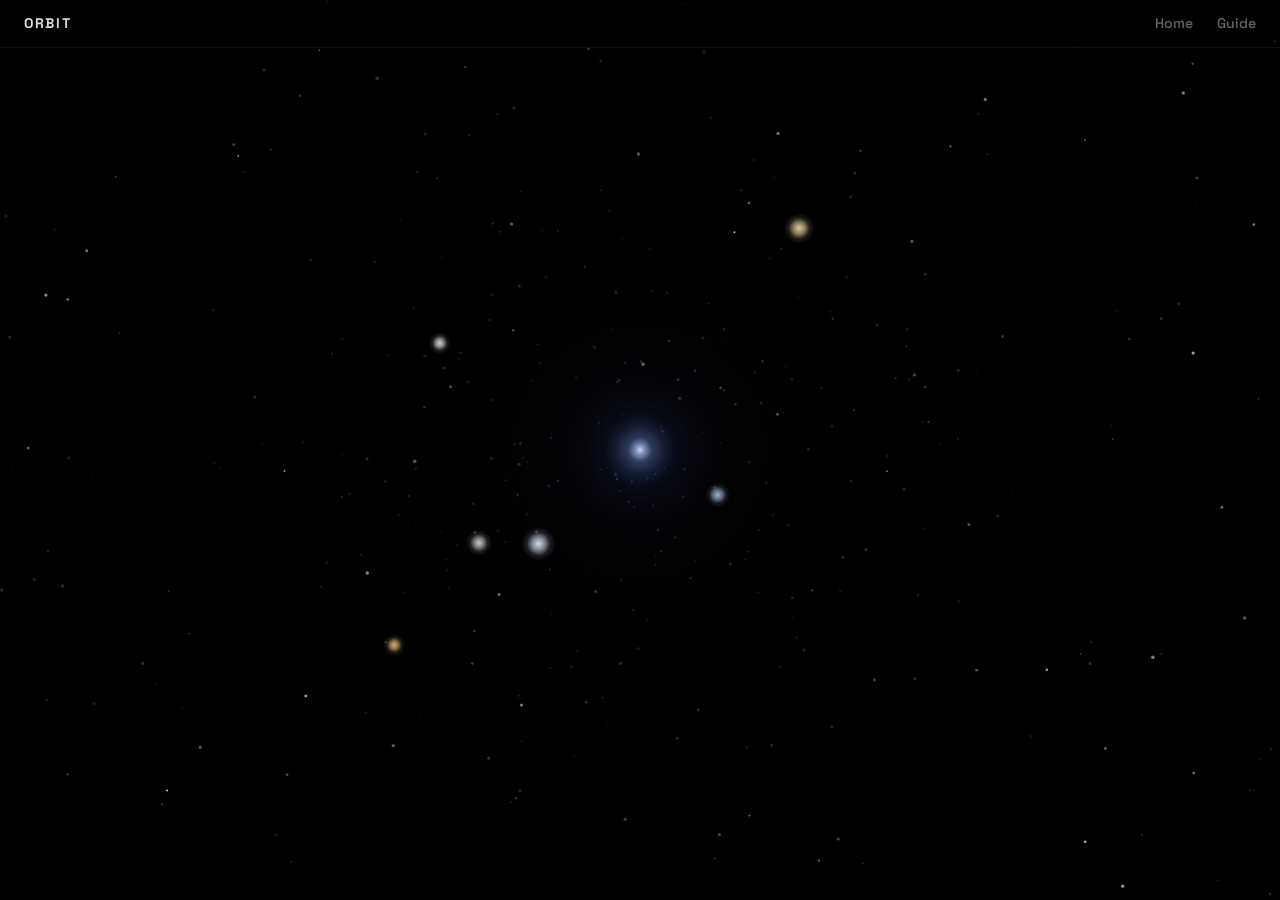
<file: galaxy/index.html>
<!DOCTYPE html>
<html lang="en">
<head>
    <meta charset="UTF-8">
    <meta name="viewport" content="width=device-width, initial-scale=1.0">
    <title>Orbit Galaxy</title>
    <meta name="description" content="The galaxy of ships!">
    <link rel="icon" href="data:image/svg+xml,<svg xmlns='http://www.w3.org/2000/svg' viewBox='0 0 100 100'><text y='80' font-size='80'>🪐</text></svg>">
    <link rel="preconnect" href="https://fonts.googleapis.com">
    <link rel="preconnect" href="https://fonts.gstatic.com" crossorigin>
    <link href="https://fonts.googleapis.com/css2?family=Space+Grotesk:wght@400;500;600&display=swap" rel="stylesheet">
    <link rel="stylesheet" href="../css/stylesheet.css">
    <style>
        html, body {
            margin: 0;
            padding: 0;
            width: 100%;
            height: 100%;
            overflow: hidden;
            background: #000;
        }
        canvas {
            display: block;
        }
    </style>
</head>
<body>
    <nav class="galaxy-nav">
        <a href="../" class="nav-wordmark">ORBIT</a>
        <div class="nav-links">
            <a href="../">Home</a>
            <a href="../guide/">Guide</a>
        </div>
    </nav>

    <canvas id="galaxy"></canvas>
    <div class="star-tooltip" id="tooltip"></div>

    <div class="galaxy-popup-dim" id="popup-dim">
        <div class="galaxy-popup" id="popup">
            <button class="galaxy-popup-close" id="popup-close">
                <svg width="10" height="10" viewBox="0 0 14 14" fill="none">
                    <path d="M1 1L13 13M13 1L1 13" stroke="currentColor" stroke-width="1.5" stroke-linecap="round"/>
                </svg>
            </button>
            <div class="popup-image-container">
                <img class="popup-image" id="popup-image" alt="A screenshot from this project">
                <div class="popup-image-placeholder" id="popup-image-placeholder">
                    <span>No Image for this project</span>
                </div>
            </div>
            <div class="popup-main">
                <div class="popup-head">
                    <div class="popup-title-row">
                        <h3 id="popup-title"></h3>
                        <img class="popup-flag" id="popup-flag" alt="" />
                    </div>
                    <div class="popup-meta">
                        <span class="popup-user-name" id="popup-user"></span>
                        <span class="popup-age" id="popup-age"></span>
                    </div>
                </div>
                <hr class="popup-divider">
                <p class="popup-text" id="popup-text"></p>
                <div class="popup-buttons">
                    <a class="popup-button popup-button-main" id="popup-visit" href="#" target="_blank" rel="noopener">
                        <svg width="12" height="12" viewBox="0 0 24 24" fill="currentColor"><path d="M8 5v14l11-7z"/></svg>
                        Travel
                    </a>
                    <a class="popup-button popup-button-secondary" id="popup-code" href="#" target="_blank" rel="noopener">
                        <svg width="12" height="12" viewBox="0 0 24 24" fill="none" stroke="currentColor" stroke-width="2" stroke-linecap="round" stroke-linejoin="round"><polyline points="16 18 22 12 16 6"/><polyline points="8 6 2 12 8 18"/></svg>
                        Code
                    </a>
                </div>
            </div>
        </div>
    </div>

    <script src="../js/stars-bg.js"></script>
    <script src="../js/galaxy.js"></script>
</body>
</html>
</file>
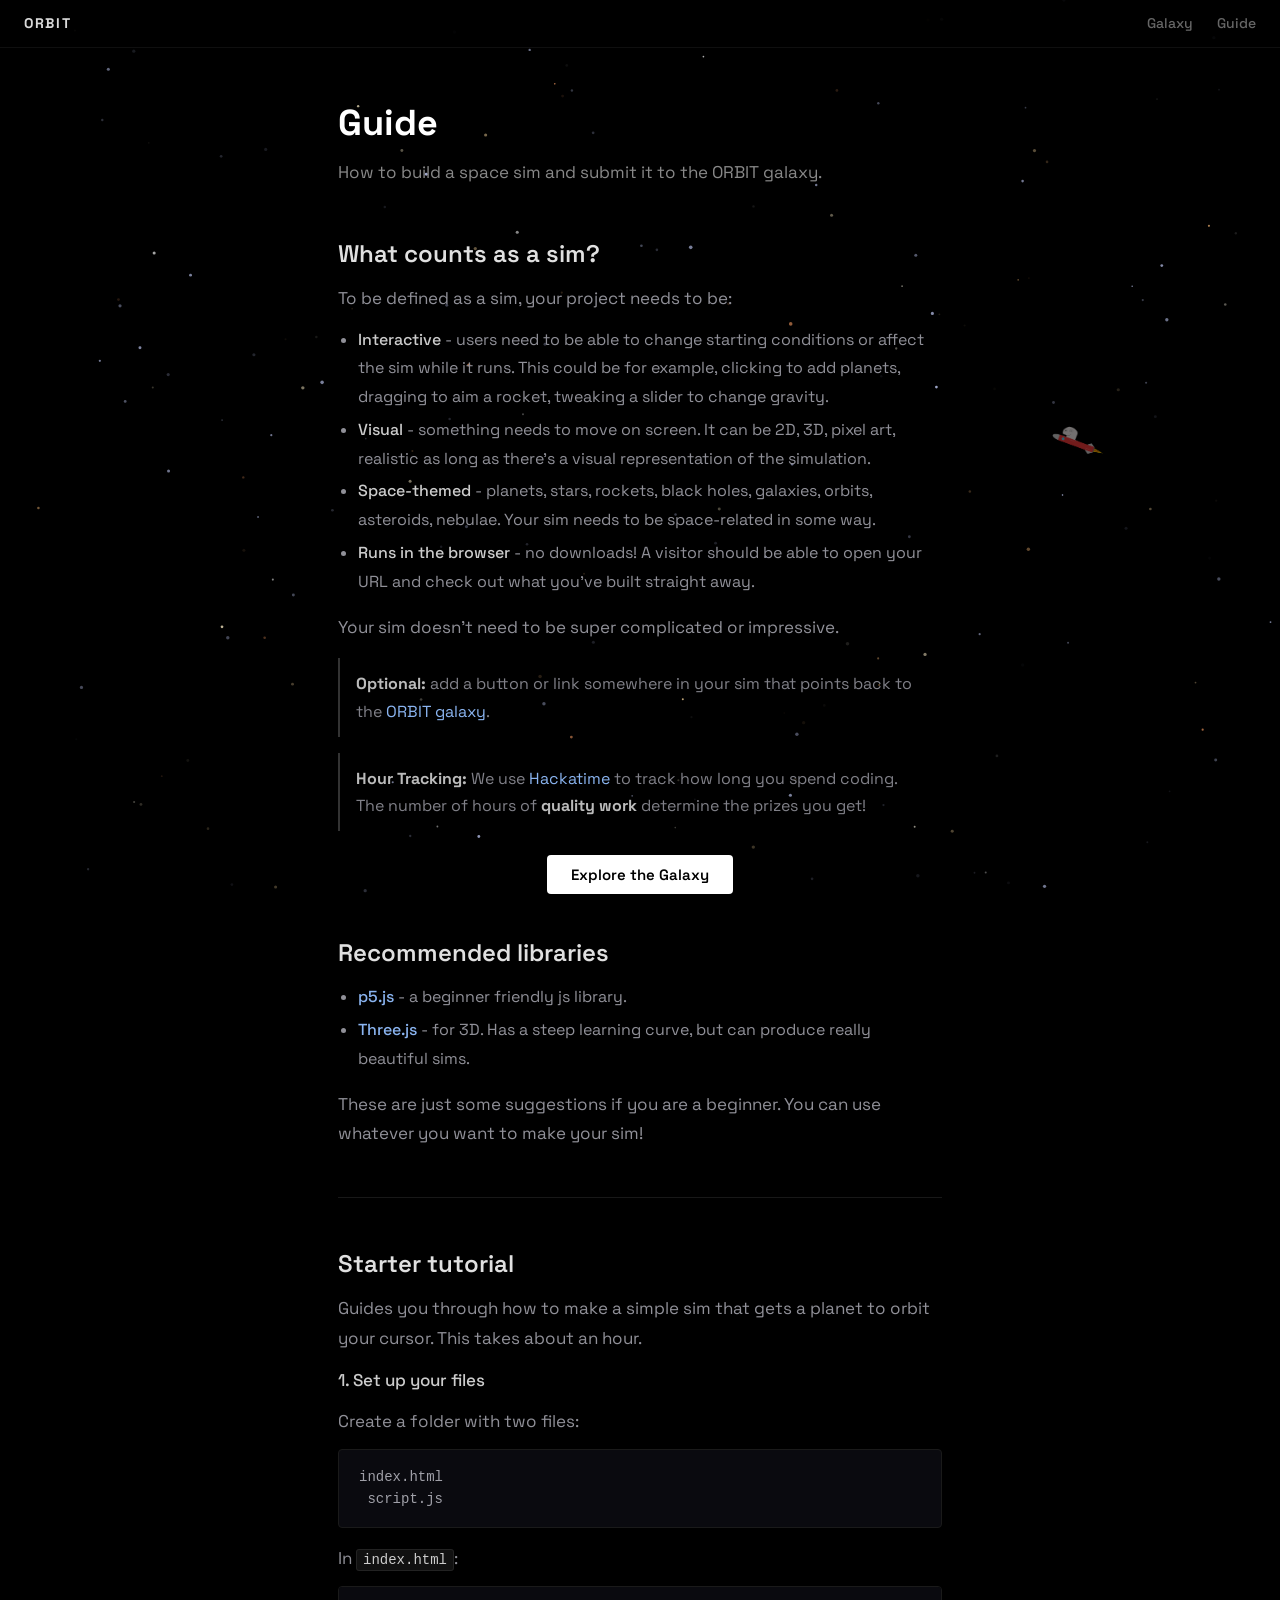
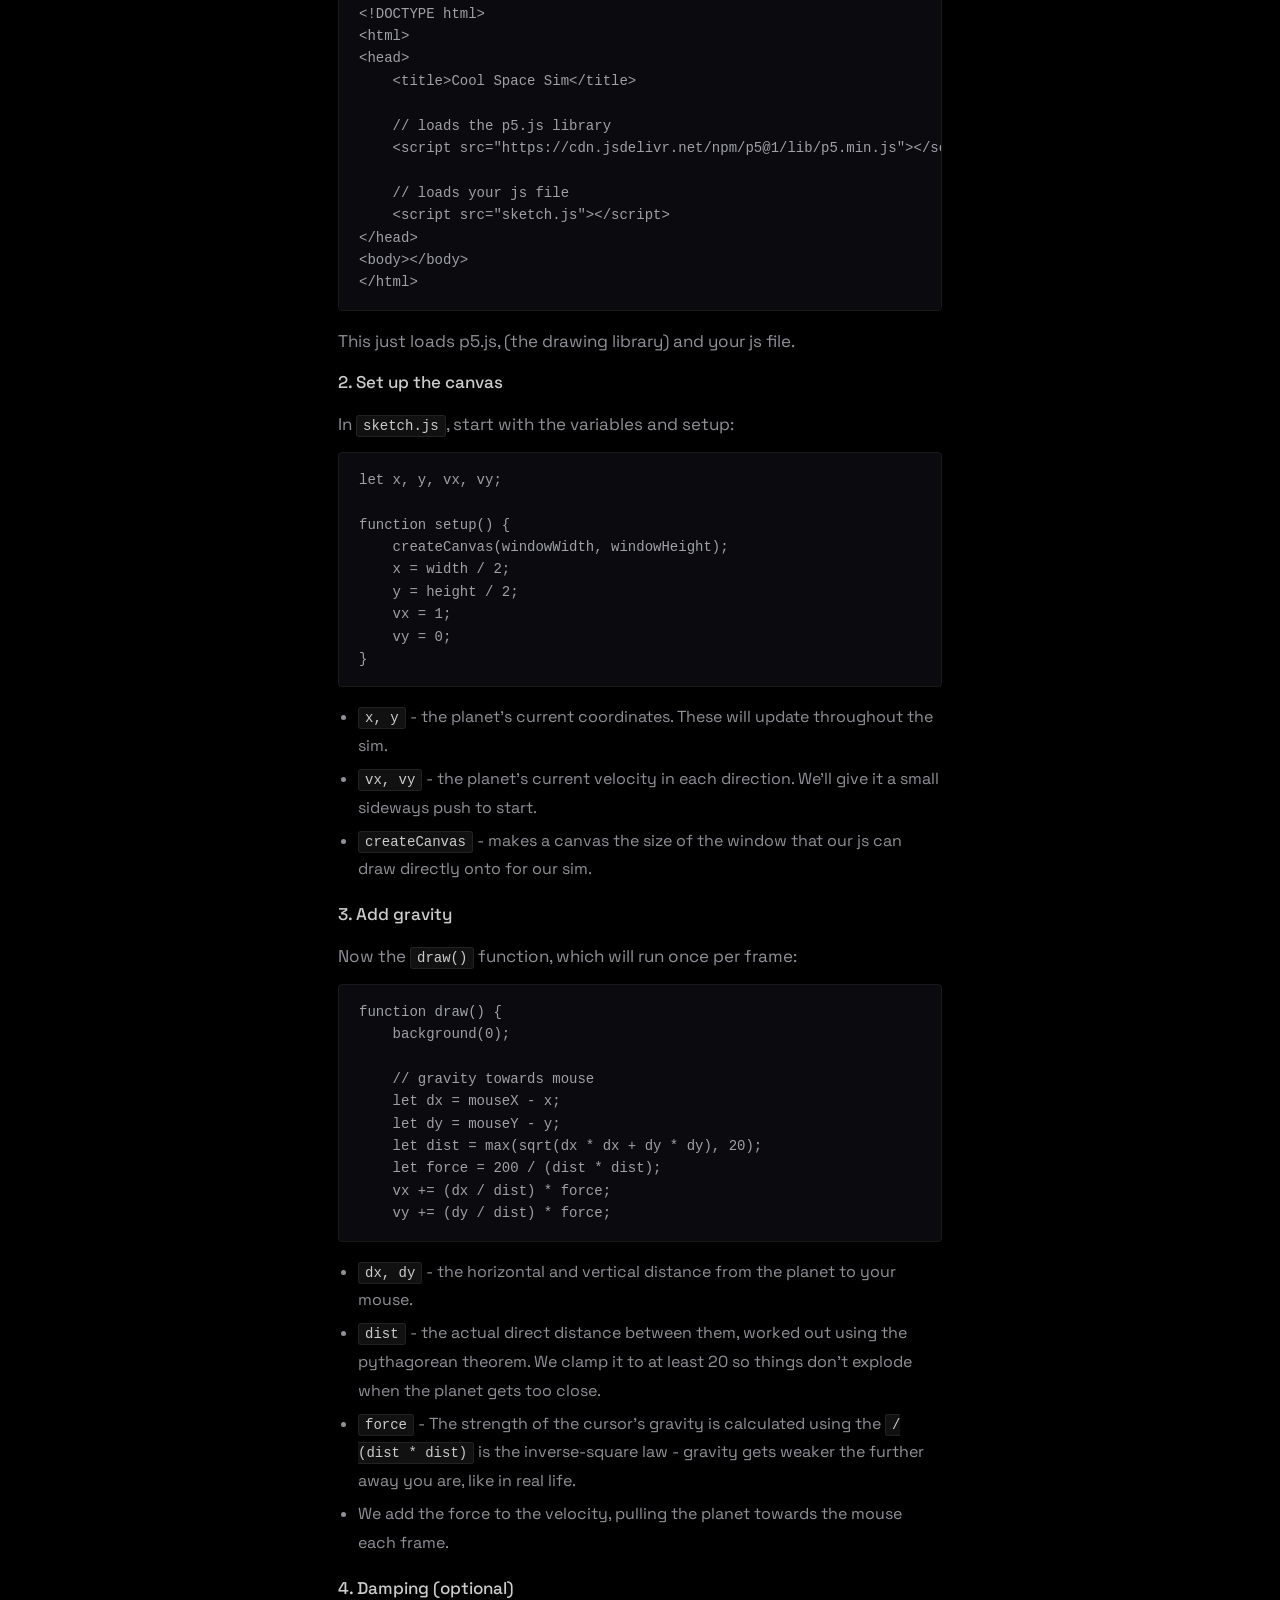
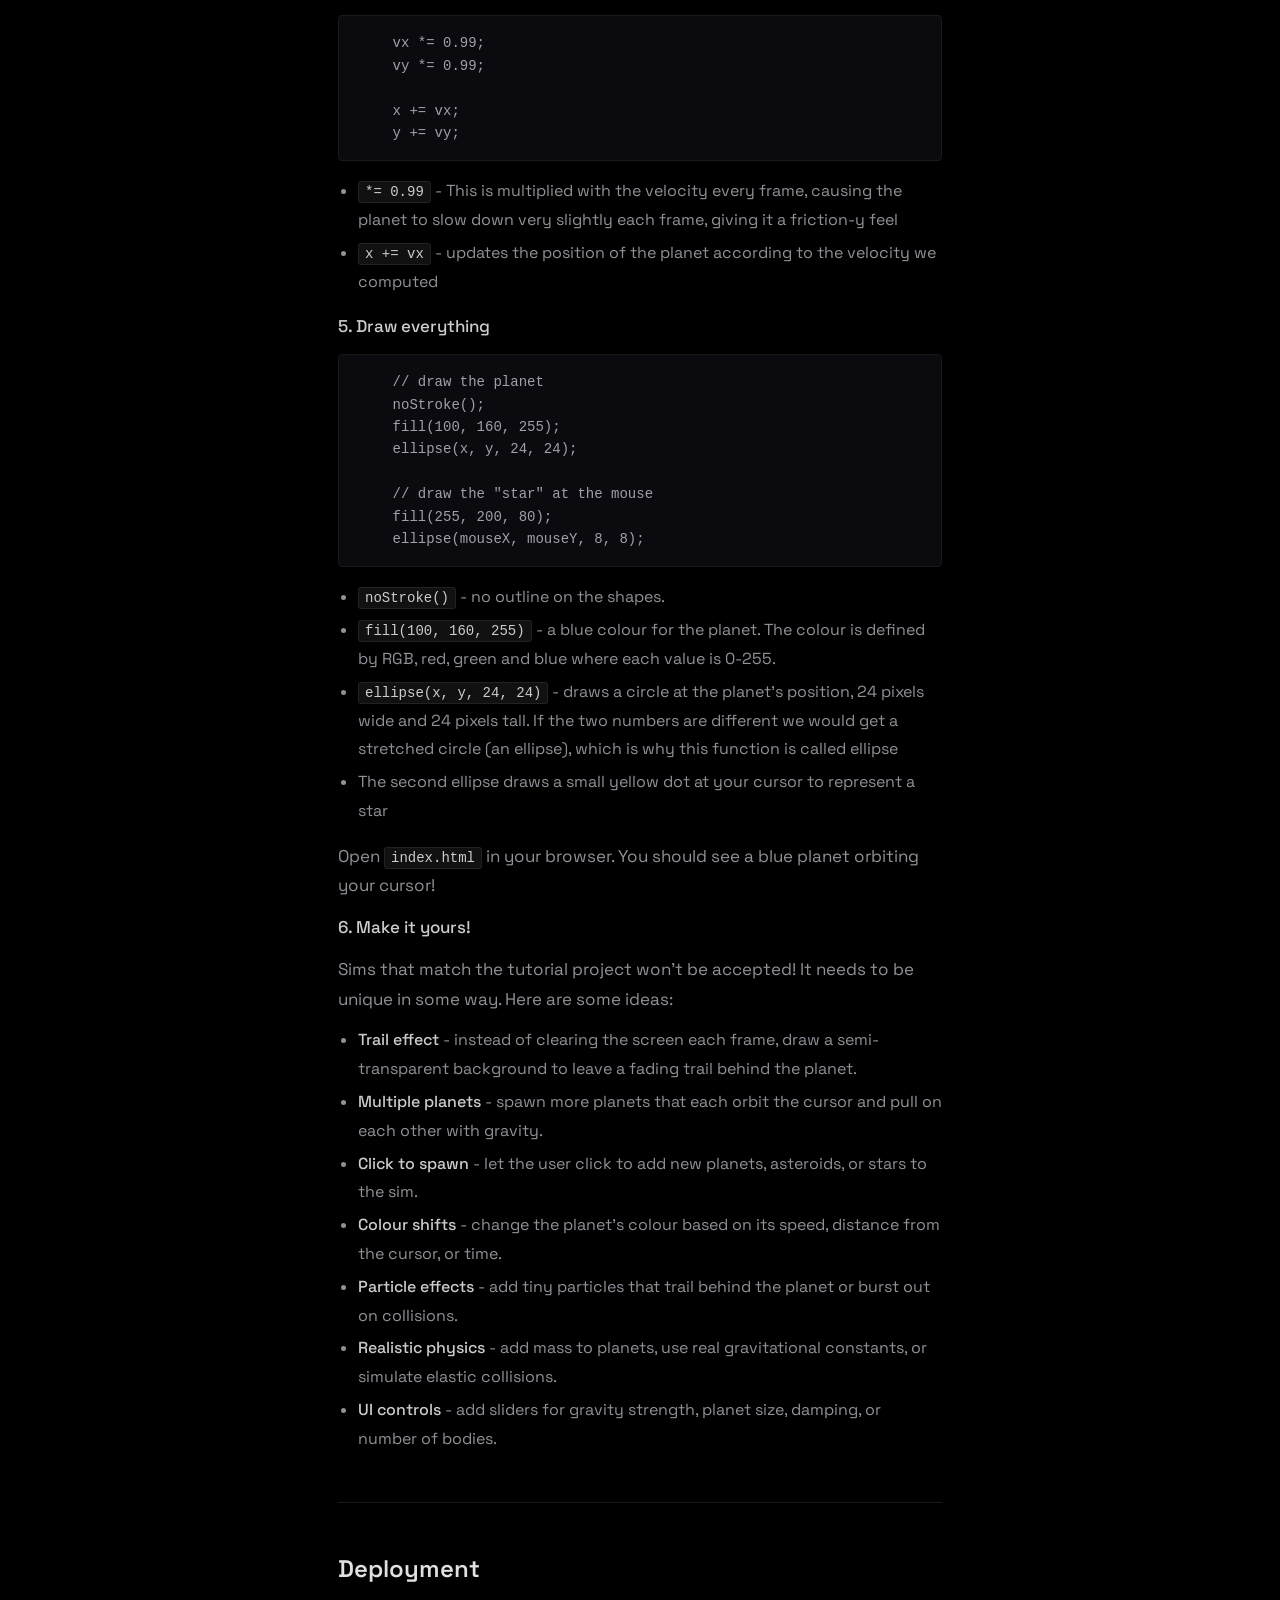
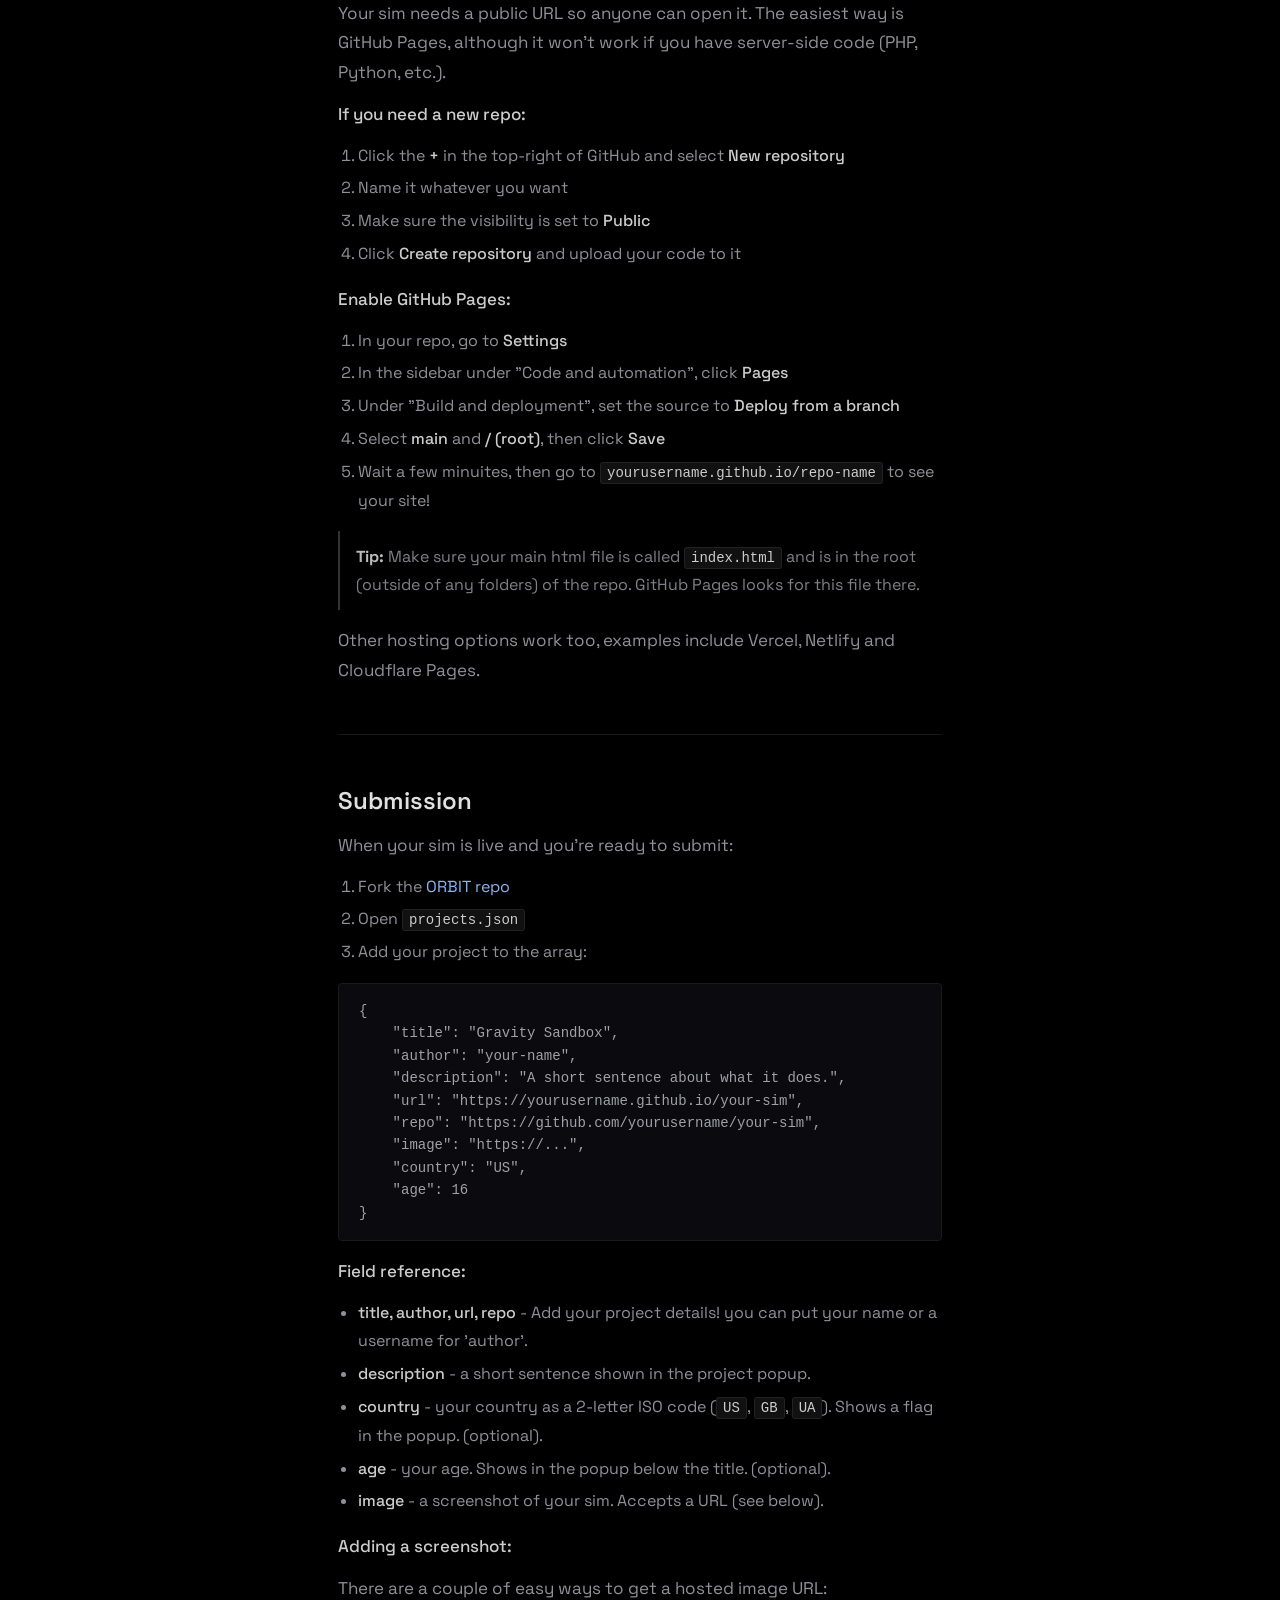
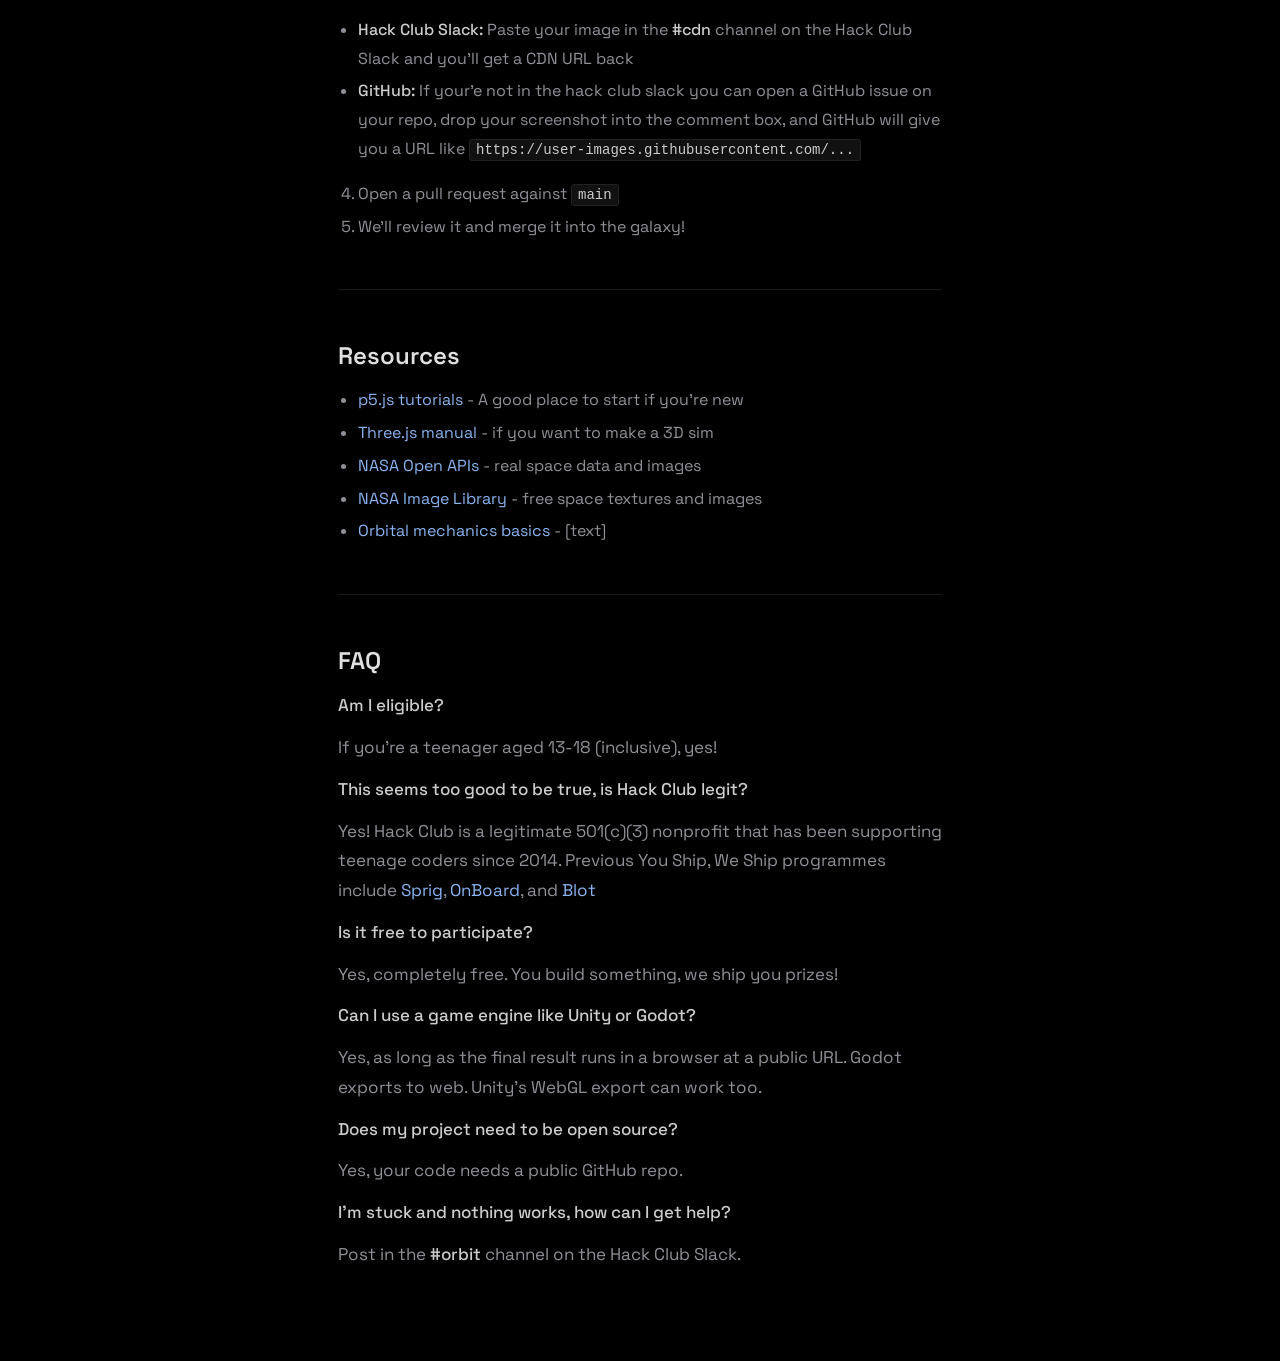
<file: guide/index.html>
<!DOCTYPE html>
<html lang="en">
<head>
    <meta charset="UTF-8">
    <meta name="viewport" content="width=device-width, initial-scale=1.0">
    <title>Orbit Guide</title>
    <meta name="description" content="How to build a space sim and submit it to the ORBIT galaxy.">
    <link rel="icon" href="data:image/svg+xml,<svg xmlns='http://www.w3.org/2000/svg' viewBox='0 0 100 100'><text y='80' font-size='80'>🪐</text></svg>">
    <link rel="preconnect" href="https://fonts.googleapis.com">
    <link rel="preconnect" href="https://fonts.gstatic.com" crossorigin>
    <link href="https://fonts.googleapis.com/css2?family=Space+Grotesk:wght@400;500;600;700&display=swap" rel="stylesheet">
    <link rel="stylesheet" href="../css/stylesheet.css">
    <style>
        html, body {
            margin: 0;
            padding: 0;
            background: #000;
            min-height: 100%;
        }

        body {
            font-family: var(--font);
            color: #fff;
        }

        .guide {
            max-width: 660px;
            margin: 0 auto;
            padding: 96px 28px 80px;
        }

        .guide h1 {
            font-size: 36px;
            font-weight: 700;
            margin: 0 0 8px;
        }

        .guide .subtitle {
            font-size: 17px;
            color: #888;
            margin: 0 0 48px;
        }

        .guide h2 {
            font-size: 24px;
            font-weight: 600;
            color: #e0e0e0;
            margin: 48px 0 12px;
        }

        .guide h2:first-of-type {
            margin-top: 0;
        }

        .guide p {
            font-size: 17px;
            line-height: 1.75;
            color: #909098;
            margin: 0 0 12px;
        }

        .guide p strong {
            color: #ccc;
            font-weight: 500;
        }

        .guide a {
            color: #8ab4f0;
        }

        .guide a:hover {
            color: #c0d8ff;
        }

        .guide ul, .guide ol {
            padding-left: 20px;
            margin: 0 0 16px;
        }

        .guide li {
            font-size: 16px;
            line-height: 1.8;
            color: #909098;
            margin-bottom: 4px;
        }

        .guide li strong {
            color: #ccc;
            font-weight: 500;
        }

        .guide code {
            font-family: var(--mono);
            font-size: 14px;
            background: #111;
            border: 1px solid #222;
            border-radius: 3px;
            padding: 2px 6px;
            color: #ccc;
        }

        .guide pre {
            background: #0a0a0f;
            border: 1px solid #1a1a1a;
            border-radius: 4px;
            padding: 16px 20px;
            margin: 0 0 16px;
            overflow-x: auto;
        }

        .guide pre code {
            background: none;
            border: none;
            padding: 0;
            font-size: 14px;
            line-height: 1.6;
            color: #a0a0a8;
        }

        .note {
            border-left: 2px solid #333;
            padding: 12px 16px;
            margin: 16px 0;
            font-size: 16px;
            color: #808088;
            line-height: 1.7;
        }

        .note strong {
            color: #bbb;
        }

        .faq-q {
            font-size: 17px;
            font-weight: 600;
            color: #d0d0d8;
            margin: 24px 0 4px;
        }

        .faq-q:first-of-type {
            margin-top: 12px;
        }

        .faq-a {
            font-size: 16px;
            line-height: 1.75;
            color: #808088;
            margin: 0 0 0;
        }

        .sep {
            border: none;
            border-top: 1px solid #181818;
            margin: 48px 0;
        }

        #bg-stars {
            position: fixed;
            inset: 0;
            width: 100%;
            height: 100%;
            z-index: 0;
            display: block;
        }

        .guide {
            position: relative;
            z-index: 1;
        }

        .guide-galaxy-btn {
            padding: 10px 24px;
            font-family: var(--font);
            font-size: 15px;
            font-weight: 600;
            color: #000;
            background: #fff;
            border-radius: 4px;
            text-decoration: none;
        }

        .guide-galaxy-btn:hover,
        .guide-galaxy-btn:hover {
            background: #e0e0e0;
            color: #000;
        }

        .guide a.guide-galaxy-btn {
            color: #000;
        }

        .orpheus-rocket {
            position: fixed;
            right: calc(50% - 480px);
            top: 50%;
            transform: translateY(-50%) scaleX(-1);
            width: 90px;
            opacity: 0.45;
            pointer-events: none;
            z-index: 1;
        }

        @media (max-width: 1100px) {
            .orpheus-rocket { display: none; }
        }

        @media (max-width: 520px) {
            .guide { padding: 80px 20px 64px; }
            .guide h1 { font-size: 26px; }
            .guide h2 { font-size: 18px; }
        }
    </style>
</head>
<body>

    <canvas id="bg-stars"></canvas>

    <nav class="galaxy-nav">
        <a href="../" class="nav-wordmark">ORBIT</a>
        <div class="nav-links">
            <a href="../galaxy/">Galaxy</a>
            <a href="./">Guide</a>
        </div>
    </nav>

    <img src="../assets/images/Orpheus Rocket.png" alt="" class="orpheus-rocket">

    <main class="guide">

        <h1>Guide</h1>
        <p class="subtitle">How to build a space sim and submit it to the ORBIT galaxy.</p>

        <h2>What counts as a sim?</h2>
        <p>To be defined as a sim, your project needs to be:</p>
        <ul>
            <li><strong>Interactive</strong> - users need to be able to change starting conditions or affect the sim while it runs. This could be for example, clicking to add planets, dragging to aim a rocket, tweaking a slider to change gravity.</li>
            <li><strong>Visual</strong> -  something needs to move on screen. It can be 2D, 3D, pixel art, realistic as long as there's a visual representation of the simulation.</li>
            <li><strong>Space-themed</strong> - planets, stars, rockets, black holes, galaxies, orbits, asteroids, nebulae. Your sim needs to be space-related in some way.</li>
            <li><strong>Runs in the browser</strong> - no downloads! A visitor should be able to open your URL and check out what you've built straight away.</li>
        </ul>
        <p>Your sim doesn't need to be super complicated or impressive.</p>

        <div class="note">
            <strong>Optional:</strong> add a button or link somewhere in your sim that points back to the <a href="../galaxy/">ORBIT galaxy</a>.
        </div>

        <div class="note">
            <strong>Hour Tracking:</strong> We use <a href="https://hackatime.hackclub.com/" target="_blank" rel="noopener">Hackatime</a> to track how long you spend coding. The number of hours of <strong>quality work</strong> determine the prizes you get!
        </div>

        <div style="text-align:center;margin:32px 0 0;">
            <a href="../galaxy/" class="guide-galaxy-btn">Explore the Galaxy</a>
        </div>

        <h2>Recommended libraries</h2>
        <ul>
            <li><strong><a href="https://p5js.org/" target="_blank" rel="noopener">p5.js</a></strong> - a beginner friendly js library.</li>
            <li><strong><a href="https://threejs.org/" target="_blank" rel="noopener">Three.js</a></strong> - for 3D. Has a steep learning curve, but can produce really beautiful sims.</li>
        </ul>
        <p>These are just some suggestions if you are a beginner. You can use whatever you want to make your sim!</p>

        <hr class="sep">

        <h2>Starter tutorial</h2>
        <p>Guides you through how to make a simple sim that gets a planet to orbit your cursor. This takes about an hour.</p>

        <p><strong>1. Set up your files</strong></p>
        <p>Create a folder with two files:</p>
        <pre><code>index.html <br> script.js</code></pre>

        <p>In <code>index.html</code>:</p>
        <pre><code data-src="snippets/index.html"></code></pre>
        <p>This just loads p5.js, (the drawing library) and your js file.</p>

        <p><strong>2. Set up the canvas</strong></p>
        <p>In <code>sketch.js</code>, start with the variables and setup:</p>
        <pre><code data-src="snippets/sketch.js" data-lines="1-9"></code></pre>
        <ul>
            <li><code>x, y</code> - the planet's current coordinates. These will update throughout the sim.</li>
            <li><code>vx, vy</code> - the planet's current velocity in each direction. We'll give it a small sideways push to start.</li>
            <li><code>createCanvas</code> - makes a canvas the size of the window that our js can draw directly onto for our sim.</li>
        </ul>

        <p><strong>3. Add gravity</strong></p>
        <p>Now the <code>draw()</code> function, which will run once per frame:</p>
        <pre><code data-src="snippets/sketch.js" data-lines="11-21"></code></pre>
        <ul>
            <li><code>dx, dy</code> - the horizontal and vertical distance from the planet to your mouse.</li>
            <li><code>dist</code> - the actual direct distance between them, worked out using the pythagorean theorem. We clamp it to at least 20 so things don't explode when the planet gets too close.</li>
            <li><code>force</code> - The strength of the cursor's gravity is calculated using the <code>/ (dist * dist)</code> is the inverse-square law - gravity gets weaker the further away you are, like in real life.</li>
            <li>We add the force to the velocity, pulling the planet towards the mouse each frame.</li>
        </ul>

        <p><strong>4. Damping (optional)</strong></p>
        <pre><code data-src="snippets/sketch.js" data-lines="23-27"></code></pre>
        <ul>
            <li><code>*= 0.99</code> - This is multiplied with the velocity every frame, causing the planet to slow down very slightly each frame, giving it a friction-y feel</li>
            <li><code>x += vx</code> - updates the position of the planet according to the velocity we computed</li>
        </ul>

        <p><strong>5. Draw everything</strong></p>
        <pre><code data-src="snippets/sketch.js" data-lines="29-36"></code></pre>
        <ul>
            <li><code>noStroke()</code> - no outline on the shapes.</li>
            <li><code>fill(100, 160, 255)</code> - a blue colour for the planet. The colour is defined by RGB, red, green and blue where each value is 0-255.</li>
            <li><code>ellipse(x, y, 24, 24)</code> - draws a circle at the planet's position, 24 pixels wide and 24 pixels tall. If the two numbers are different we would get a stretched circle (an ellipse), which is why this function is called ellipse</li>
            <li>The second ellipse draws a small yellow dot at your cursor to represent a star</li>
        </ul>

        <p>Open <code>index.html</code> in your browser. You should see a blue planet orbiting your cursor!</p>

        <p><strong>6. Make it yours!</strong></p>
        <p>Sims that match the tutorial project won't be accepted! It needs to be unique in some way. Here are some ideas:</p>
        <ul>
            <li><strong>Trail effect</strong> - instead of clearing the screen each frame, draw a semi-transparent background to leave a fading trail behind the planet.</li>
            <li><strong>Multiple planets</strong> - spawn more planets that each orbit the cursor and pull on each other with gravity.</li>
            <li><strong>Click to spawn</strong> - let the user click to add new planets, asteroids, or stars to the sim.</li>
            <li><strong>Colour shifts</strong> - change the planet's colour based on its speed, distance from the cursor, or time.</li>
            <li><strong>Particle effects</strong> - add tiny particles that trail behind the planet or burst out on collisions.</li>
            <li><strong>Realistic physics</strong> - add mass to planets, use real gravitational constants, or simulate elastic collisions.</li>
            <li><strong>UI controls</strong> - add sliders for gravity strength, planet size, damping, or number of bodies.</li>
        </ul>

        <hr class="sep">

        <h2>Deployment</h2>
        <p>Your sim needs a public URL so anyone can open it. The easiest way is GitHub Pages, although it won't work if you have server-side code (PHP, Python, etc.).</p>

        <p><strong>If you need a new repo:</strong></p>
        <ol>
            <li>Click the <strong>+</strong> in the top-right of GitHub and select <strong>New repository</strong></li>
            <li>Name it whatever you want</li>
            <li>Make sure the visibility is set to <strong>Public</strong></li>
            <li>Click <strong>Create repository</strong> and upload your code to it</li>
        </ol>

        <p><strong>Enable GitHub Pages:</strong></p>
        <ol>
            <li>In your repo, go to <strong>Settings</strong></li>
            <li>In the sidebar under "Code and automation", click <strong>Pages</strong></li>
            <li>Under "Build and deployment", set the source to <strong>Deploy from a branch</strong></li>
            <li>Select <strong>main</strong> and <strong>/ (root)</strong>, then click <strong>Save</strong></li>
            <li>Wait a few minuites, then go to <code>yourusername.github.io/repo-name</code> to see your site!</li>
        </ol>

        <div class="note">
            <strong>Tip:</strong> Make sure your main html file is called <code>index.html</code> and is in the root (outside of any folders) of the repo. GitHub Pages looks for this file there.
        </div>

        <p>Other hosting options work too, examples include Vercel, Netlify and Cloudflare Pages.</p>

        <hr class="sep">

        <h2>Submission</h2>
        <p>When your sim is live and you're ready to submit:</p>
        <ol>
            <li>Fork the <a href="https://github.com/" target="_blank" rel="noopener">ORBIT repo</a></li>
            <li>Open <code>projects.json</code></li>
            <li>Add your project to the array:</li>
        </ol>
        <pre><code data-src="snippets/submission.json"></code></pre>

        <p><strong>Field reference:</strong></p>
        <ul>
            <li><strong>title, author, url, repo</strong> - Add your project details! you can put your name or a username for 'author'.</li>
            <li><strong>description</strong> - a short sentence shown in the project popup.</li>
            <li><strong>country</strong> - your country as a 2-letter ISO code (<code>US</code>, <code>GB</code>, <code>UA</code>). Shows a flag in the popup. (optional).</li>
            <li><strong>age</strong> - your age. Shows in the popup below the title. (optional).</li>
            <li><strong>image</strong> - a screenshot of your sim. Accepts a URL (see below).</li>
        </ul>

        <p><strong>Adding a screenshot:</strong></p>
        <p>There are a couple of easy ways to get a hosted image URL:</p>
        <ul>
            <li><strong>Hack Club Slack:</strong> Paste your image in the <strong>#cdn</strong> channel on the Hack Club Slack and you'll get a CDN URL back</li>
            <li><strong>GitHub:</strong> If your'e not in the hack club slack you can open a GitHub issue on your repo, drop your screenshot into the comment box, and GitHub will give you a URL like <code>https://user-images.githubusercontent.com/...</code></li>
        </ul>

        <ol start="4">
            <li>Open a pull request against <code>main</code></li>
            <li>We'll review it and merge it into the galaxy!</li>
        </ol>

        <hr class="sep">

        <h2>Resources</h2>
        <ul>
            <li><a href="https://p5js.org/learn/" target="_blank" rel="noopener">p5.js tutorials</a> - A good place to start if you're new</li>
            <li><a href="https://threejs.org/manual/" target="_blank" rel="noopener">Three.js manual</a> - if you want to make a 3D sim</li>
            <li><a href="https://api.nasa.gov/" target="_blank" rel="noopener">NASA Open APIs</a> - real space data and images</li>
            <li><a href="https://images.nasa.gov/" target="_blank" rel="noopener">NASA Image Library</a> - free space textures and images</li>
            <li><a href="https://en.wikipedia.org/wiki/Orbital_mechanics" target="_blank" rel="noopener">Orbital mechanics basics</a> - [text]</li>
        </ul>

        <hr class="sep">

        <h2>FAQ</h2>

        <p class="faq-q"><strong>Am I eligible?</strong></p>
        <p class="faq-a">If you're a teenager aged 13-18 (inclusive), yes!</p>

        <p class="faq-q"><strong>This seems too good to be true, is Hack Club legit?</strong></p>
        <p class="faq-a">Yes! Hack Club is a legitimate 501(c)(3) nonprofit that has been supporting teenage coders since 2014. Previous You Ship, We Ship programmes include <a href="https://sprig.hackclub.com/" target="_blank" rel="noopener">Sprig</a>, <a href="https://hackclub.com/onboard/" target="_blank" rel="noopener">OnBoard</a>, and <a href="https://blot.hackclub.com/" target="_blank" rel="noopener">Blot</a></p>

        <p class="faq-q"><strong>Is it free to participate?</strong></p>
        <p class="faq-a">Yes, completely free. You build something, we ship you prizes!</p>

        <p class="faq-q"><strong>Can I use a game engine like Unity or Godot?</strong></p>
        <p class="faq-a">Yes, as long as the final result runs in a browser at a public URL. Godot exports to web. Unity's WebGL export can work too.</p>

        <p class="faq-q"><strong>Does my project need to be open source?</strong></p>
        <p class="faq-a">Yes, your code needs a public GitHub repo.</p>

        <p class="faq-q"><strong>I'm stuck and nothing works, how can I get help?</strong></p>
        <p class="faq-a">Post in the <strong>#orbit</strong> channel on the Hack Club Slack.</p>

    </main>

    <script src="../js/stars-bg.js"></script>
    <script>
        document.querySelectorAll('code[data-src]').forEach(async el => {
            try {
                const res = await fetch(el.dataset.src);
                const text = await res.text();
                const lines = el.dataset.lines;
                let output = text;
                if (lines) {
                    const [start, end] = lines.split('-').map(Number);
                    output = text.split('\n').slice(start - 1, end).join('\n');
                }
                el.textContent = output;
            } catch (e) {
                el.textContent = '// Failed to load snippet';
            }
        });
    </script>
</body>
</html>
</file>
<file: css/stylesheet.css>
@import url('https://fonts.googleapis.com/css2?family=Space+Grotesk:wght@400;500;600;700&display=swap');

*, *::before, *::after {
    margin: 0;
    padding: 0;
    box-sizing: border-box;
}

:root {
    --accent: #4fc3f7;
    --bg: #0a0a0f;
    --text: #ffffff;
    --text-dim: #8a8a9a;
    --text-body: #b0b0c0;
    --accent-glow: rgba(79, 195, 247, 0.3);
    --accent-secondary: #7c4dff;
    --surface: rgba(255, 255, 255, 0.04);
    --surface-border: rgba(255, 255, 255, 0.08);
    --font: 'Space Grotesk', system-ui, -apple-system, sans-serif;
    --mono: 'SF Mono', 'Fira Code', 'Cascadia Code', monospace;
    --max-width: 900px;
    --section-gap: 8rem;
}

html {
    scroll-behavior: smooth;
}

body {
    font-family: var(--font);
    line-height: 1.5;
    background: var(--bg);
    color: var(--text);
    -webkit-font-smoothing: antialiased;
}

a {
    color: var(--accent);
    text-decoration: none;
    transition: color 0.2s;
}

.galaxy-nav {
    position: fixed;
    top: 0;
    left: 0;
    right: 0;
    display: flex;
    align-items: center;
    justify-content: space-between;
    padding: 0 24px;
    height: 48px;
    z-index: 100;
    border-bottom: 1px solid rgba(255, 255, 255, 0.06);
    background: rgba(0, 0, 0, 0.6);
    backdrop-filter: blur(16px);
    -webkit-backdrop-filter: blur(16px);
}

.nav-wordmark {
    font-family: var(--font);
    font-size: 14px;
    font-weight: 700;
    letter-spacing: 0.12em;
    color: rgba(255, 255, 255, 0.85);
    text-decoration: none;
    transition: color 0.2s;
}

.nav-wordmark:hover {
    color: #fff;
}

.nav-links {
    display: flex;
    gap: 24px;
}

.nav-links a {
    color: rgba(255, 255, 255, 0.4);
    font-size: 14px;
    font-weight: 500;
    font-family: var(--font);
    text-decoration: none;
    transition: color 0.2s;
}

.nav-links a:hover {
    color: rgba(255, 255, 255, 0.9);
}

.star-tooltip {
    position: fixed;
    padding: 6px 12px;
    background: #0d0d14;
    border: 1px solid rgba(255, 255, 255, 0.08);
    border-radius: 3px;
    font-family: var(--font);
    font-size: 13px;
    font-weight: 500;
    color: rgba(255, 255, 255, 0.7);
    pointer-events: none;
    opacity: 0;
    transition: opacity 0.15s;
    white-space: nowrap;
    z-index: 150;
}

.star-tooltip.visible {
    opacity: 1;
}

.galaxy-popup-dim {
    position: fixed;
    inset: 0;
    background: rgba(0, 0, 0, 0.75);
    z-index: 200;
    opacity: 0;
    pointer-events: none;
    display: flex;
    align-items: center;
    justify-content: center;
}

.galaxy-popup-dim.active {
    opacity: 1;
    pointer-events: auto;
}

.galaxy-popup {
    background: #0c0c12;
    border: 1px solid #1a1a22;
    border-radius: 8px;
    max-width: 400px;
    width: calc(100% - 48px);
    position: relative;
    overflow: hidden;
    font-family: var(--font);
}

.galaxy-popup-close {
    position: absolute;
    top: 12px;
    right: 12px;
    width: 28px;
    height: 28px;
    background: none;
    border: none;
    color: #555;
    display: flex;
    align-items: center;
    justify-content: center;
    cursor: pointer;
    z-index: 2;
}

.galaxy-popup-close:hover {
    color: #aaa;
}

.popup-image-container {
    width: 100%;
    aspect-ratio: 16 / 9;
    background: #08080e;
    position: relative;
    overflow: hidden;
}

.popup-image {
    width: 100%;
    height: 100%;
    object-fit: cover;
    display: block;
}

.popup-image-placeholder {
    position: absolute;
    inset: 0;
    display: flex;
    align-items: center;
    justify-content: center;
    color: #333;
    font-family: var(--font);
    font-size: 12px;
}

.popup-main {
    padding: 20px 24px 24px;
    font-family: var(--font);
}

.popup-title-row {
    display: flex;
    align-items: center;
    justify-content: space-between;
    gap: 10px;
    margin: 0 0 6px;
}

.popup-title-row h3 {
    font-size: 22px;
    font-weight: 600;
    color: #fff;
    line-height: 1.2;
    margin: 0;
    font-family: var(--font);
}

.popup-flag {
    height: 12px;
    border-radius: 1px;
    flex-shrink: 0;
}

.popup-meta {
    display: flex;
    align-items: center;
    gap: 8px;
}

.popup-user-name {
    font-size: 14px;
    color: #666;
    font-family: var(--font);
}

.popup-age {
    font-size: 13px;
    color: #555;
    font-family: var(--font);
    margin-left: auto;
}

.popup-divider {
    border: none;
    border-top: 1px solid #181820;
    margin: 16px 0;
}

.popup-text {
    font-size: 15px;
    line-height: 1.7;
    color: #808088;
    margin: 0 0 20px;
    font-family: var(--font);
}

.popup-buttons {
    display: flex;
    gap: 8px;
}

.popup-button {
    flex: 1;
    display: inline-flex;
    align-items: center;
    justify-content: center;
    gap: 8px;
    padding: 10px 16px;
    font-family: var(--font);
    font-size: 14px;
    font-weight: 600;
    border-radius: 4px;
    text-decoration: none;
}

.popup-button-main {
    background: #fff;
    color: #0a0a0f;
}

.popup-button-main:hover {
    background: #e0e0e0;
    color: #0a0a0f;
}

.popup-button-secondary {
    background: none;
    color: #999;
    border: 1px solid #222;
}

.popup-button-secondary:hover {
    border-color: #444;
    color: #ccc;
}
</file>
